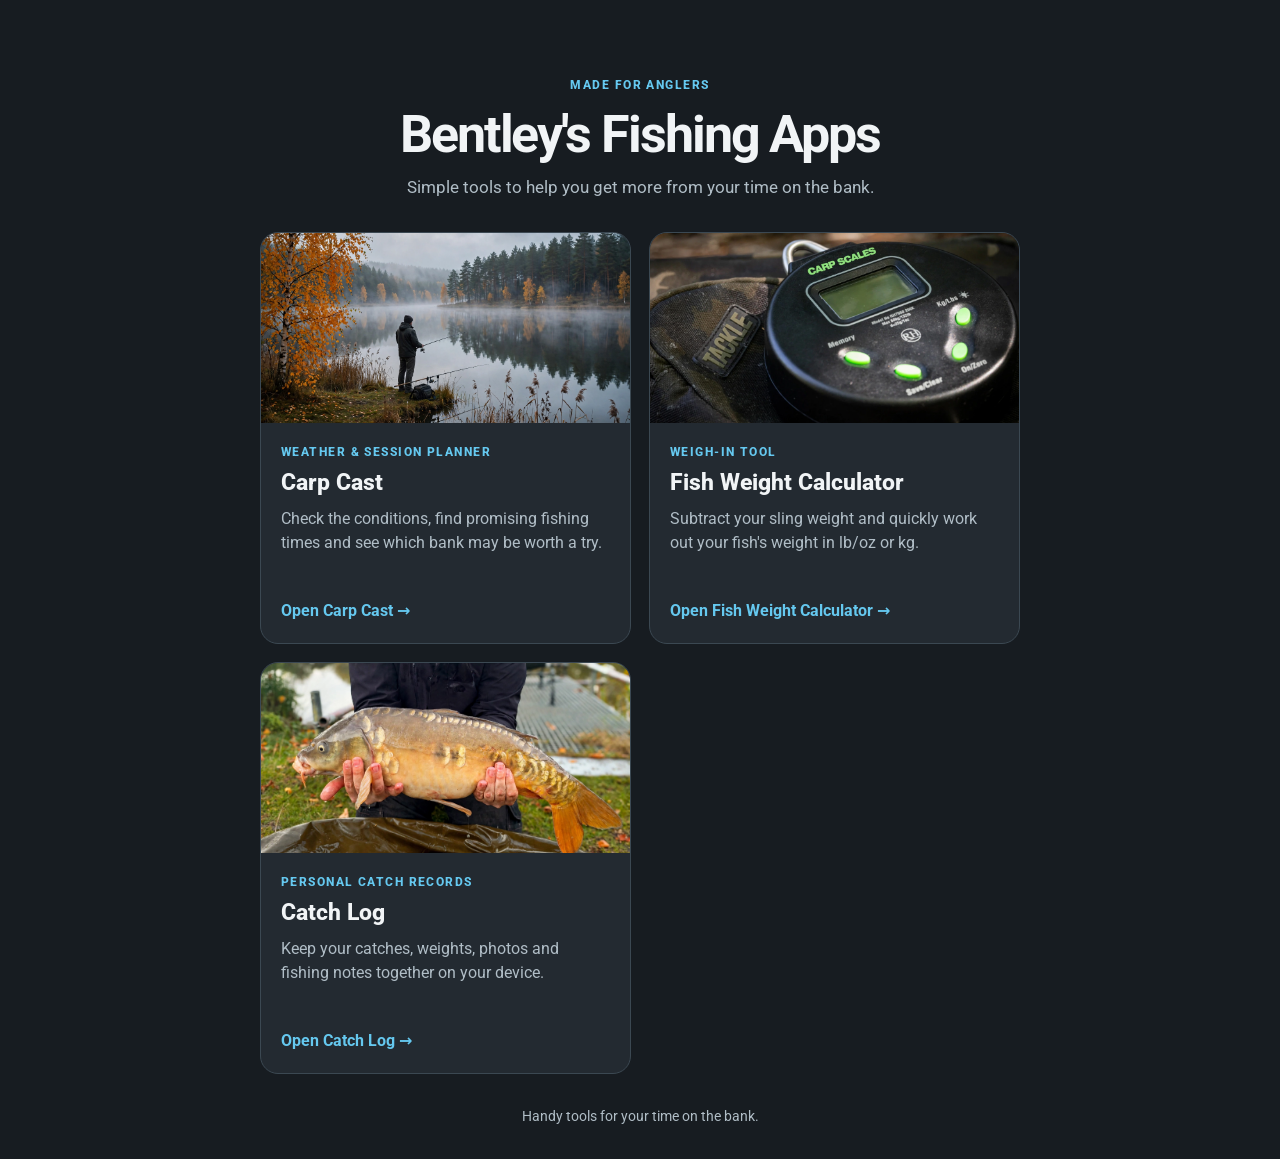
<file: index.html>
<!DOCTYPE html>
<html lang="en">
<head>
  <meta charset="utf-8">
  <meta name="viewport" content="width=device-width, initial-scale=1, viewport-fit=cover">
  <meta name="theme-color" content="#171c21">
  <meta name="description" content="Fishing tools from Bentley: Carp Cast, Fish Weight Calculator and Catch Log.">
  <title>Bentley's Fishing Apps</title>
  <link rel="stylesheet" href="https://fonts.googleapis.com/css2?family=Roboto:wght@400;600;800&display=swap">
  <link rel="stylesheet" href="styles/platform.css">
  <link rel="stylesheet" href="landing.css">
</head>
<body>
  <main>
    <header class="site-header">
      <p class="eyebrow">MADE FOR ANGLERS</p>
      <h1>Bentley's Fishing Apps</h1>
      <p class="intro">Simple tools to help you get more from your time on the bank.</p>
    </header>

    <section class="apps" aria-label="Choose an app">
      <a class="app-card" href="carp-cast/">
        <img src="carp-cast/assets/carp-cast-lake.png" alt="" width="1152" height="768">
        <span class="card-content">
          <span class="app-label">WEATHER &amp; SESSION PLANNER</span>
          <span class="app-title">Carp Cast</span>
          <span class="app-description">Check the conditions, find promising fishing times and see which bank may be worth a try.</span>
          <span class="app-action">Open Carp Cast <span aria-hidden="true">→</span></span>
        </span>
      </a>

      <a class="app-card" href="fish-weight-calculator/">
        <img src="fish-weight-calculator/assets/fish-scale.png" alt="" width="1152" height="768">
        <span class="card-content">
          <span class="app-label">WEIGH-IN TOOL</span>
          <span class="app-title">Fish Weight Calculator</span>
          <span class="app-description">Subtract your sling weight and quickly work out your fish's weight in lb/oz or kg.</span>
          <span class="app-action">Open Fish Weight Calculator <span aria-hidden="true">→</span></span>
        </span>
      </a>

      <a class="app-card" href="catch-log/">
        <img src="catch-log/assets/catch-log-carp.png" alt="" width="943" height="768">
        <span class="card-content">
          <span class="app-label">PERSONAL CATCH RECORDS</span>
          <span class="app-title">Catch Log</span>
          <span class="app-description">Keep your catches, weights, photos and fishing notes together on your device.</span>
          <span class="app-action">Open Catch Log <span aria-hidden="true">→</span></span>
        </span>
      </a>
    </section>

    <footer>Handy tools for your time on the bank.</footer>
  </main>
</body>
</html>
</file>
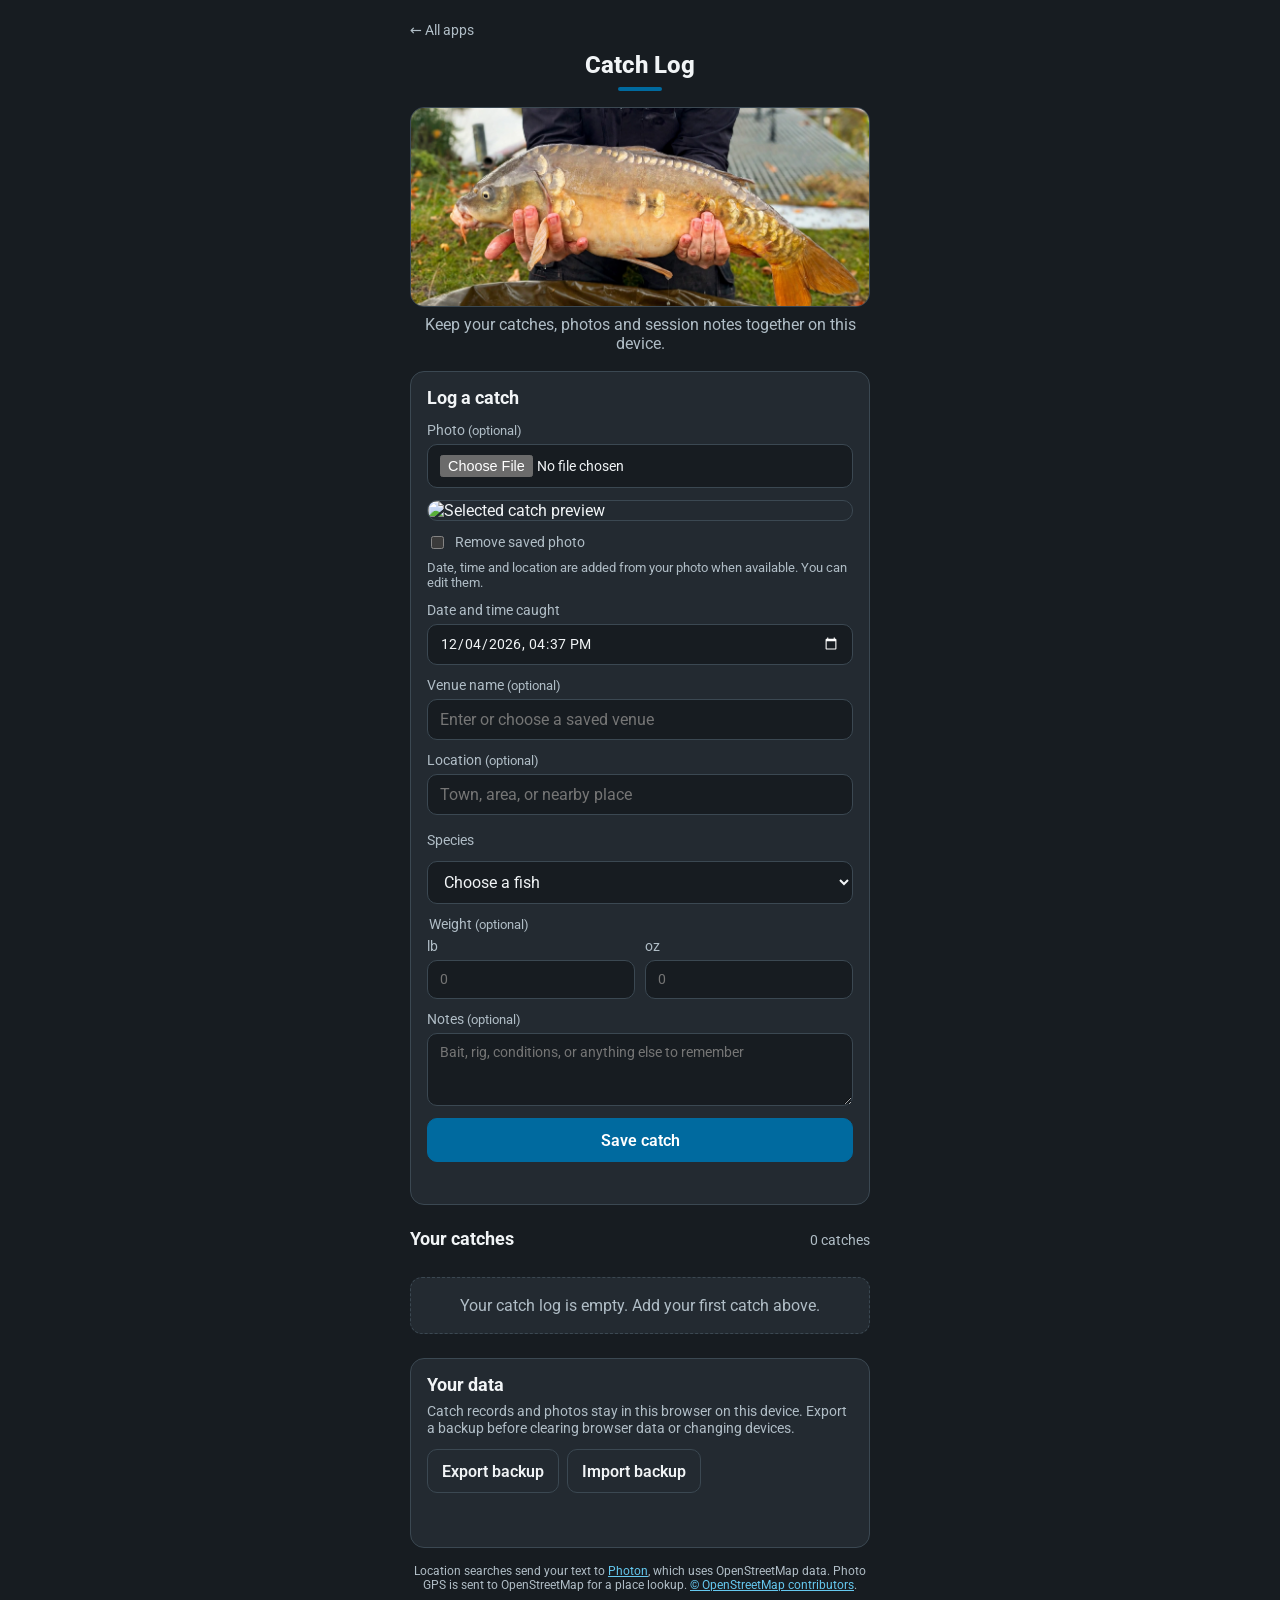
<file: catch-log/index.html>
<!DOCTYPE html>
<html lang="en">
<head>
  <meta charset="utf-8">
  <meta name="viewport" content="width=device-width, initial-scale=1, viewport-fit=cover">
  <meta name="theme-color" content="#171c21">
  <meta name="description" content="Keep a private log of your fishing catches, weights, photos and notes.">
  <title>Catch Log</title>
  <link rel="stylesheet" href="https://fonts.googleapis.com/css2?family=Roboto:wght@400;600;800&display=swap">
  <link rel="stylesheet" href="../styles/platform.css">
  <link rel="stylesheet" href="css/styles.css">
</head>
<body>
  <main>
    <a class="home-link" href="../">← All apps</a>
    <h1>Catch Log</h1>
    <img
      class="header-photo"
      src="assets/catch-log-carp.png"
      alt="Angler holding a carp over a landing mat beside a lake"
      width="943"
      height="768"
    >
    <p class="intro">Keep your catches, photos and session notes together on this device.</p>

    <section class="panel" aria-labelledby="form-heading">
      <h2 id="form-heading">Log a catch</h2>
      <form id="catch-form">
        <input id="catch-id" type="hidden">
        <label>Photo <span class="optional">(optional)</span>
          <input id="photo" name="photo" type="file" accept="image/*">
        </label>
        <img id="photo-preview" class="photo-preview" alt="Selected catch preview" hidden>
        <label id="remove-photo-row" class="check-row" hidden>
          <input id="remove-photo" type="checkbox">
          Remove saved photo
        </label>
        <p class="metadata-note">Date, time and location are added from your photo when available. You can edit them.</p>
        <label>Date and time caught
          <input id="caught-at" name="caught-at" type="datetime-local" required>
        </label>
        <div class="field-group">
          <label for="venue">Venue name <span class="optional">(optional)</span></label>
          <input id="venue" name="venue" type="text" maxlength="120" placeholder="Enter or choose a saved venue" list="venue-options" autocomplete="off">
          <datalist id="venue-options"></datalist>
        </div>
        <div class="field-group">
          <label for="location">Location <span class="optional">(optional)</span></label>
          <div class="location-search">
            <input
              id="location"
              name="location"
              type="text"
              maxlength="120"
              placeholder="Town, area, or nearby place"
              autocomplete="off"
              role="combobox"
              aria-autocomplete="list"
              aria-controls="location-suggestions"
              aria-expanded="false"
            >
            <ul id="location-suggestions" class="location-suggestions" role="listbox" aria-label="Location suggestions" hidden></ul>
          </div>
          <p id="location-status" class="location-status" role="status" aria-live="polite"></p>
        </div>
        <label for="species">Species</label>
        <select id="species" name="species" required>
          <option value="" selected disabled>Choose a fish</option>
          <optgroup label="Coarse and other commonly caught fish">
            <option>Barbel</option>
            <option>Bleak</option>
            <option>Bream (Common)</option>
            <option>Bream (Silver)</option>
            <option>Bullhead</option>
            <option>Carp (Common)</option>
            <option>Carp (Mirror)</option>
            <option>Carp (Leather)</option>
            <option>Carp (F1)</option>
            <option>Chub</option>
            <option>Crucian carp</option>
            <option>Dace</option>
            <option>Eel (European)</option>
            <option>Flounder</option>
            <option>Gudgeon</option>
            <option>Minnow</option>
            <option>Perch</option>
            <option>Pike</option>
            <option>Roach</option>
            <option>Rudd</option>
            <option>Ruffe</option>
            <option>Stone loach</option>
            <option>Spined loach</option>
            <option>Stickleback (Three-Spined)</option>
            <option>Stickleback (Nine-Spined)</option>
            <option>Tench</option>
            <option>Zander</option>
          </optgroup>
          <optgroup label="Game and migratory fish">
            <option>Atlantic salmon</option>
            <option>Arctic char</option>
            <option>Brook trout</option>
            <option>Brown trout</option>
            <option>Grayling</option>
            <option>Rainbow trout</option>
            <option>Sea trout</option>
            <option>Allis shad</option>
            <option>Twaite shad</option>
            <option>European smelt</option>
            <option>Brook lamprey</option>
            <option>River lamprey</option>
            <option>Sea lamprey</option>
          </optgroup>
          <optgroup label="Other native and introduced fish">
            <option>Ide (Orfe)</option>
            <option>Grass carp</option>
            <option>Goldfish</option>
            <option>Pollan</option>
            <option>Powan (Schelly)</option>
            <option>Pumpkinseed</option>
            <option>Sunbleak</option>
            <option>Topmouth gudgeon (Stone Moroko)</option>
            <option>Vendace</option>
            <option>Wels catfish</option>
          </optgroup>
          <option value="__other__">Other (Enter Manually)</option>
        </select>
        <label id="species-other-row" for="species-other" hidden>Enter species
          <input id="species-other" name="species-other" type="text" maxlength="60" placeholder="Enter fish species">
        </label>
        <fieldset>
          <legend>Weight <span class="optional">(optional)</span></legend>
          <div class="weight-row">
            <label>lb
              <input id="weight-lb" name="weight-lb" type="number" min="0" step="1" inputmode="numeric" placeholder="0">
            </label>
            <label>oz
              <input id="weight-oz" name="weight-oz" type="number" min="0" max="15.9" step="0.1" inputmode="decimal" placeholder="0">
            </label>
          </div>
        </fieldset>
        <label>Notes <span class="optional">(optional)</span>
          <textarea id="notes" name="notes" rows="3" maxlength="1000" placeholder="Bait, rig, conditions, or anything else to remember"></textarea>
        </label>
        <div class="form-actions">
          <button class="btn" id="save-catch" type="submit">Save catch</button>
          <button class="secondary" id="cancel-edit" type="button" hidden>Cancel edit</button>
        </div>
      </form>
      <p class="status" id="form-status" role="status" aria-live="polite"></p>
    </section>

    <section class="catch-section" aria-labelledby="catches-heading">
      <div class="section-heading">
        <h2 id="catches-heading">Your catches</h2>
        <span id="catch-count" class="count"></span>
      </div>
      <div id="catch-list" class="catch-list"></div>
      <p id="empty-state" class="empty-state" hidden>Your catch log is empty. Add your first catch above.</p>
    </section>

    <section class="backup panel" aria-labelledby="backup-heading">
      <h2 id="backup-heading">Your data</h2>
      <p>Catch records and photos stay in this browser on this device. Export a backup before clearing browser data or changing devices.</p>
      <div class="backup-actions">
        <button class="secondary" id="export-backup" type="button">Export backup</button>
        <button class="secondary" id="import-backup" type="button">Import backup</button>
        <input id="backup-file" type="file" accept="application/json,.json" hidden>
      </div>
      <p class="status" id="backup-status" role="status" aria-live="polite"></p>
    </section>

    <p class="privacy-note">Location searches send your text to <a href="https://photon.komoot.io/" target="_blank" rel="noopener noreferrer">Photon</a>, which uses OpenStreetMap data. Photo GPS is sent to OpenStreetMap for a place lookup. <a href="https://www.openstreetmap.org/copyright" target="_blank" rel="noopener noreferrer">© OpenStreetMap contributors</a>.</p>
  </main>

  <script src="js/exif.js"></script>
  <script src="js/storage.js"></script>
  <script src="js/app.js"></script>
</body>
</html>
</file>
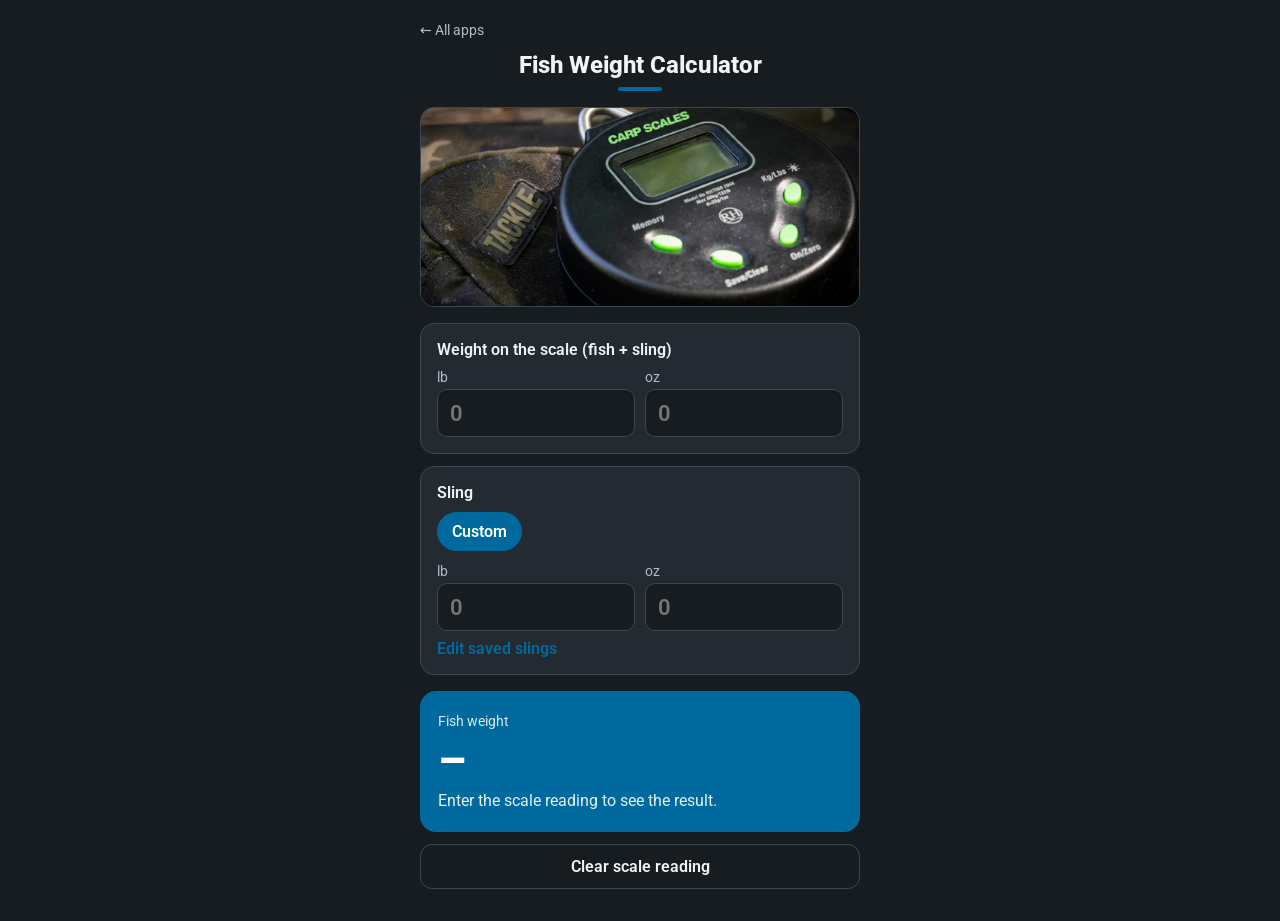
<file: fish-weight-calculator/index.html>
<!DOCTYPE html>
<html lang="en">
<head>
  <meta charset="utf-8">
  <meta name="viewport" content="width=device-width, initial-scale=1, viewport-fit=cover">
  <title>Fish Weight Calculator</title>

  <link rel="stylesheet" href="https://fonts.googleapis.com/css2?family=Roboto:wght@400;600;800&display=swap">
  <link rel="stylesheet" href="../styles/platform.css">
  <link rel="stylesheet" href="css/styles.css">
</head>
<body>
<main>
  <a class="home-link" href="../">← All apps</a>
  <h1>Fish Weight Calculator</h1>

  <img
    class="scale-photo"
    src="assets/fish-scale.png"
    alt="Digital fishing scale resting on a weigh sling"
    width="1152"
    height="768"
    decoding="async"
  >

  <section class="panel">
    <h2>Weight on the scale (fish + sling)</h2>
    <div class="row lb">
      <label>lb<input id="glb" type="number" inputmode="decimal" min="0" step="any" placeholder="0"></label>
      <label>oz<input id="goz" type="number" inputmode="decimal" min="0" step="any" placeholder="0"></label>
    </div>
  </section>

  <section class="panel">
    <h2>Sling</h2>

    <div class="chips" id="chips" role="group" aria-label="Choose sling"></div>

    <div id="custom">
      <div class="row lb">
        <label>lb<input id="slb" type="number" inputmode="decimal" min="0" step="any" placeholder="0"></label>
        <label>oz<input id="soz" type="number" inputmode="decimal" min="0" step="any" placeholder="0"></label>
      </div>
    </div>

    <p class="picked" id="picked" hidden></p>

    <button class="link" id="manage" type="button" aria-expanded="false">Edit saved slings</button>

    <div id="mgr" hidden>
      <div id="list"></div>

      <div class="add">
        <label>Name<input id="aname" class="name" type="text" maxlength="30" placeholder="e.g. Green sling"></label>
        <div class="row lb spaced">
          <label>lb<input id="alb" type="number" inputmode="decimal" min="0" step="any" placeholder="0"></label>
          <label>oz<input id="aoz" type="number" inputmode="decimal" min="0" step="any" placeholder="0"></label>
        </div>
        <button class="btn" id="save" type="button">Save sling</button>
        <p class="hint" id="msg" role="status"></p>
      </div>
    </div>
  </section>

  <div class="result" aria-live="polite">
    <small>Fish weight</small>
    <div class="big" id="out">&ndash;</div>
    <div class="alt" id="alt">Enter the scale reading to see the result.</div>
  </div>

  <button class="clear" id="clear" type="button">Clear scale reading</button>
</main>

<script src="js/units.js"></script>
<script src="js/storage.js"></script>
<script src="js/ui.js"></script>
<script src="js/app.js"></script>
</body>
</html>
</file>
<file: styles/platform.css>
:root {
  color-scheme: dark;
  --bg: #171c21;
  --card: #232a31;
  --ink: #f1f4f6;
  --mute: #b0bdc6;
  --line: #3b4852;
  --brand: #006a9f;
  --brand-hover: #087ead;
  --brand-text: #65c8ef;
  --on-brand: #fff;
}

* {
  box-sizing: border-box;
}

html,
body {
  margin: 0;
}

body {
  background: var(--bg);
  color: var(--ink);
  font-family: "Roboto", system-ui, -apple-system, "Segoe UI", sans-serif;
}

main > h1 {
  margin: 4px 0 16px;
  font-size: 1.5rem;
  font-weight: 800;
  text-align: center;
}

main > h1::after {
  content: "";
  display: block;
  width: 44px;
  height: 4px;
  margin: 8px auto 0;
  background: var(--brand);
  border-radius: 999px;
}

.home-link {
  display: inline-block;
  margin-bottom: 8px;
  color: var(--mute);
  font-size: 0.9rem;
  text-decoration: none;
}

.home-link:hover {
  color: var(--ink);
}

input:focus-visible,
button:focus-visible {
  outline: 3px solid var(--brand);
  outline-offset: 2px;
}
</file>
<file: landing.css>
body {
  min-height: 100%;
  line-height: 1.5;
  padding: env(safe-area-inset-top, 0) 0 env(safe-area-inset-bottom, 0);
}

main {
  width: min(100% - 36px, 760px);
  margin: 0 auto;
  padding: 64px 0 32px;
}

.site-header {
  margin-bottom: 32px;
  text-align: center;
}

.eyebrow,
.app-label {
  color: var(--brand-text);
  font-size: 0.75rem;
  font-weight: 800;
  letter-spacing: 0.12em;
}

h1 {
  margin: 8px 0;
  font-size: clamp(2rem, 7vw, 3.25rem);
  line-height: 1.1;
  letter-spacing: -0.04em;
}

.intro {
  max-width: 34rem;
  margin: 12px auto 0;
  color: var(--mute);
  font-size: 1.05rem;
}

.apps {
  display: grid;
  grid-template-columns: repeat(2, minmax(0, 1fr));
  gap: 18px;
}

.app-card {
  overflow: hidden;
  color: inherit;
  text-decoration: none;
  background: var(--card);
  border: 1px solid var(--line);
  border-radius: 18px;
  transition: border-color 150ms ease, transform 150ms ease;
}

.app-card:hover {
  border-color: var(--brand);
  transform: translateY(-2px);
}

.app-card:focus-visible {
  outline: 3px solid var(--brand-text);
  outline-offset: 3px;
}

.app-card > img {
  display: block;
  width: 100%;
  height: 190px;
  object-fit: cover;
}

.card-content {
  display: flex;
  flex-direction: column;
  align-items: flex-start;
  min-height: 220px;
  padding: 20px;
}

.app-title {
  margin-top: 8px;
  font-size: 1.45rem;
  font-weight: 800;
  line-height: 1.2;
}

.app-description {
  margin-top: 10px;
  color: var(--mute);
}

.app-action {
  margin-top: auto;
  padding-top: 20px;
  color: var(--brand-text);
  font-weight: 700;
}

footer {
  margin-top: 32px;
  color: var(--mute);
  font-size: 0.85rem;
  text-align: center;
}

@media (max-width: 600px) {
  main {
    padding-top: 40px;
  }

  .apps {
    grid-template-columns: minmax(0, 1fr);
    gap: 14px;
  }

  .app-card > img {
    height: 170px;
  }

  .card-content {
    min-height: 0;
  }

  .app-action {
    margin-top: 4px;
  }
}

@media (prefers-reduced-motion: reduce) {
  .app-card {
    transition: none;
  }
}
</file>
<file: catch-log/css/styles.css>
body {
  min-height: 100%;
  padding: env(safe-area-inset-top, 0) 0 env(safe-area-inset-bottom, 0);
}

main {
  width: min(100% - 32px, 460px);
  margin: 0 auto;
  padding: 20px 0 40px;
}

.header-photo {
  display: block;
  width: 100%;
  height: 200px;
  margin: 0 auto 16px;
  object-fit: cover;
  object-position: center;
  border: 1px solid var(--line);
  border-radius: 14px;
}

.intro {
  margin: -8px 0 18px;
  color: var(--mute);
  text-align: center;
}

.metadata-note {
  margin: -4px 0 0;
  color: var(--mute);
  font-size: 0.82rem;
}

.privacy-note {
  margin: -4px 0 0;
  color: var(--mute);
  font-size: 0.75rem;
  text-align: center;
}

.privacy-note a {
  color: var(--brand-text);
}

.panel {
  margin-bottom: 20px;
  padding: 16px;
  background: var(--card);
  border: 1px solid var(--line);
  border-radius: 14px;
}

.panel h2,
.section-heading h2 {
  margin: 0;
  font-size: 1.1rem;
  font-weight: 700;
}

form {
  display: grid;
  gap: 12px;
  margin-top: 14px;
}

.field-group {
  display: grid;
  gap: 5px;
}

label,
fieldset {
  min-width: 0;
  color: var(--mute);
  font-size: 0.9rem;
}

label > input:not([type="checkbox"]),
textarea {
  display: block;
  width: 100%;
  margin-top: 5px;
  padding: 10px 12px;
  color: var(--ink);
  background: var(--bg);
  border: 1px solid var(--line);
  border-radius: 10px;
  font: inherit;
}

.location-search {
  position: relative;
  min-width: 0;
}

.location-search input,
#venue,
select {
  display: block;
  width: 100%;
  margin-top: 0;
  padding: 10px 12px;
  color: var(--ink);
  background: var(--bg);
  border: 1px solid var(--line);
  border-radius: 10px;
  font: inherit;
}

.location-suggestions {
  position: absolute;
  z-index: 3;
  top: calc(100% + 4px);
  right: 0;
  left: 0;
  max-height: 240px;
  overflow-y: auto;
  margin: 0;
  padding: 4px;
  list-style: none;
  background: var(--card);
  border: 1px solid var(--line);
  border-radius: 10px;
  box-shadow: 0 8px 20px rgb(0 0 0 / 30%);
}

.location-suggestions li {
  padding: 10px;
  color: var(--ink);
  border-radius: 7px;
  cursor: pointer;
}

.location-suggestions li[aria-selected="true"],
.location-suggestions li:hover {
  background: var(--line);
}

.location-status {
  min-height: 0;
  margin: 0;
  color: var(--mute);
  font-size: 0.78rem;
}

label > input[type="datetime-local"] {
  width: calc(100% - 26px);
  min-width: 0;
  box-sizing: content-box;
  -webkit-appearance: none;
  appearance: none;
}

input[type="file"] {
  padding: 8px;
  font-size: 0.8rem;
}

textarea {
  resize: vertical;
}

fieldset {
  margin: 0;
  padding: 0;
  border: 0;
}

legend {
  margin-bottom: 5px;
}

.weight-row {
  display: flex;
  gap: 10px;
}

.weight-row label {
  flex: 1;
}

.optional {
  color: var(--mute);
  font-size: 0.82rem;
  font-weight: 400;
}

.photo-preview {
  display: block;
  width: 100%;
  max-height: 280px;
  object-fit: cover;
  border: 1px solid var(--line);
  border-radius: 10px;
}

.check-row {
  display: flex;
  align-items: center;
  gap: 8px;
}

.form-actions,
.backup-actions {
  display: flex;
  gap: 8px;
}

.btn,
.secondary,
.delete-catch {
  min-height: 44px;
  padding: 10px 14px;
  border: 1px solid var(--line);
  border-radius: 10px;
  font: inherit;
  font-weight: 600;
  cursor: pointer;
}

.btn {
  flex: 1;
  color: var(--on-brand);
  background: var(--brand);
  border-color: var(--brand);
}

.secondary {
  color: var(--ink);
  background: transparent;
}

.delete-catch {
  min-height: 36px;
  padding: 6px 10px;
  color: var(--warn, #f08a74);
  background: transparent;
  font-size: 0.85rem;
}

button:disabled {
  cursor: wait;
  opacity: 0.65;
}

.status {
  min-height: 1.2em;
  margin: 10px 0 0;
  color: var(--mute);
  font-size: 0.85rem;
}

.status.error {
  color: var(--warn, #f08a74);
}

.catch-section {
  margin: 24px 0;
}

.section-heading {
  display: flex;
  align-items: baseline;
  justify-content: space-between;
  gap: 12px;
  margin-bottom: 12px;
}

.count {
  color: var(--mute);
  font-size: 0.85rem;
}

.catch-list {
  display: grid;
  gap: 12px;
}

.catch-card {
  overflow: hidden;
  background: var(--card);
  border: 1px solid var(--line);
  border-radius: 14px;
}

.catch-photo {
  display: block;
  width: 100%;
  max-height: 320px;
  object-fit: cover;
}

.catch-content {
  padding: 14px;
}

.catch-title-row,
.catch-meta,
.catch-actions {
  display: flex;
  align-items: center;
  justify-content: space-between;
  gap: 10px;
}

.catch-title {
  margin: 0;
  font-size: 1.05rem;
  font-weight: 700;
  overflow-wrap: anywhere;
}

.catch-weight {
  flex-shrink: 0;
  color: var(--brand-text);
  font-weight: 700;
}

.catch-meta {
  justify-content: flex-start;
  flex-wrap: wrap;
  margin-top: 7px;
  color: var(--mute);
  font-size: 0.85rem;
}

.catch-notes {
  margin: 10px 0 0;
  white-space: pre-wrap;
  overflow-wrap: anywhere;
}

.catch-actions {
  justify-content: flex-start;
  margin-top: 12px;
}

.empty-state {
  padding: 18px;
  color: var(--mute);
  background: var(--card);
  border: 1px dashed var(--line);
  border-radius: 12px;
  text-align: center;
}

.backup p {
  margin: 8px 0 12px;
  color: var(--mute);
  font-size: 0.9rem;
}

@media (max-width: 380px) {
  .panel {
    padding: 13px;
  }

  .backup-actions {
    flex-direction: column;
  }
}
</file>
<file: fish-weight-calculator/css/styles.css>
:root {
  --warn: #f08a74;

  padding-top: env(safe-area-inset-top, 0px);
  padding-bottom: env(safe-area-inset-bottom, 0px);
}

html {
  scroll-padding-top: env(safe-area-inset-top, 0px);
}

body {
  display: flex;
  justify-content: center;
  padding: 20px 16px 32px;
}

main {
  width: 100%;
  max-width: 440px;
}

.scale-photo {
  display: block;
  width: 100%;
  height: 200px;
  object-fit: cover;
  object-position: center;
  margin: 0 auto 16px;
  border: 1px solid var(--line);
  border-radius: 14px;
}

.panel {
  background: var(--card);
  border: 1px solid var(--line);
  border-radius: 14px;
  padding: 16px;
  margin-bottom: 12px;
}

.panel h2 {
  margin: 0 0 10px;
  font-size: 1rem;
  font-weight: 600;
}

.row {
  display: flex;
  gap: 10px;
}

.row.spaced {
  margin-top: 10px;
}

label {
  flex: 1;
  color: var(--mute);
  font-size: 0.85rem;
}

input {
  display: block;
  width: 100%;
  margin-top: 4px;
  font: inherit;
  font-size: 1.4rem;
  font-weight: 600;
  color: var(--ink);
  background: var(--bg);
  border: 1px solid var(--line);
  border-radius: 10px;
  padding: 10px 12px;
}

input.name {
  font-size: 1.1rem;
}

.chips {
  display: flex;
  flex-wrap: wrap;
  gap: 8px;
  margin-bottom: 12px;
}

.chip {
  border: 1px solid var(--line);
  background: var(--bg);
  color: var(--ink);
  font: inherit;
  font-weight: 600;
  padding: 9px 14px;
  border-radius: 999px;
  cursor: pointer;
}

.chip[aria-pressed="true"] {
  background: var(--brand);
  color: var(--on-brand);
  border-color: var(--brand);
}

.picked {
  margin: 0;
  font-size: 1.1rem;
  font-weight: 600;
}

.link {
  border: 0;
  background: none;
  color: var(--brand);
  font: inherit;
  font-weight: 600;
  padding: 8px 0 0;
  cursor: pointer;
}

.item {
  display: flex;
  align-items: center;
  gap: 10px;
  padding: 10px 0;
  border-top: 1px solid var(--line);
}

.item span {
  flex: 1;
  font-weight: 600;
}

.item em {
  color: var(--mute);
  font-style: normal;
}

.del {
  border: 1px solid var(--line);
  background: none;
  color: var(--warn);
  font: inherit;
  font-weight: 600;
  padding: 6px 10px;
  border-radius: 8px;
  cursor: pointer;
}

.add {
  margin-top: 12px;
  padding-top: 12px;
  border-top: 1px solid var(--line);
}

.btn {
  margin-top: 12px;
  width: 100%;
  border: 0;
  background: var(--brand);
  color: var(--on-brand);
  font: inherit;
  font-weight: 600;
  padding: 12px;
  border-radius: 12px;
  cursor: pointer;
}

.result {
  margin-top: 16px;
  padding: 22px 18px;
  border-radius: 16px;
  background: var(--brand);
  color: var(--on-brand);
}

.result small {
  display: block;
  font-size: 0.9rem;
  opacity: 0.85;
}

.big {
  margin: 6px 0;
  font-size: 2.8rem;
  font-weight: 800;
  line-height: 1.1;
}

.alt {
  font-size: 1rem;
  opacity: 0.9;
}

.clear {
  margin-top: 12px;
  width: 100%;
  border: 1px solid var(--line);
  background: none;
  color: var(--ink);
  font: inherit;
  font-weight: 600;
  padding: 12px;
  border-radius: 12px;
  cursor: pointer;
}

.hint {
  margin: 10px 2px 0;
  color: var(--mute);
  font-size: 0.85rem;
}

.hint.err {
  color: var(--warn);
  font-weight: 600;
}

[hidden] {
  display: none !important;
}
</file>
